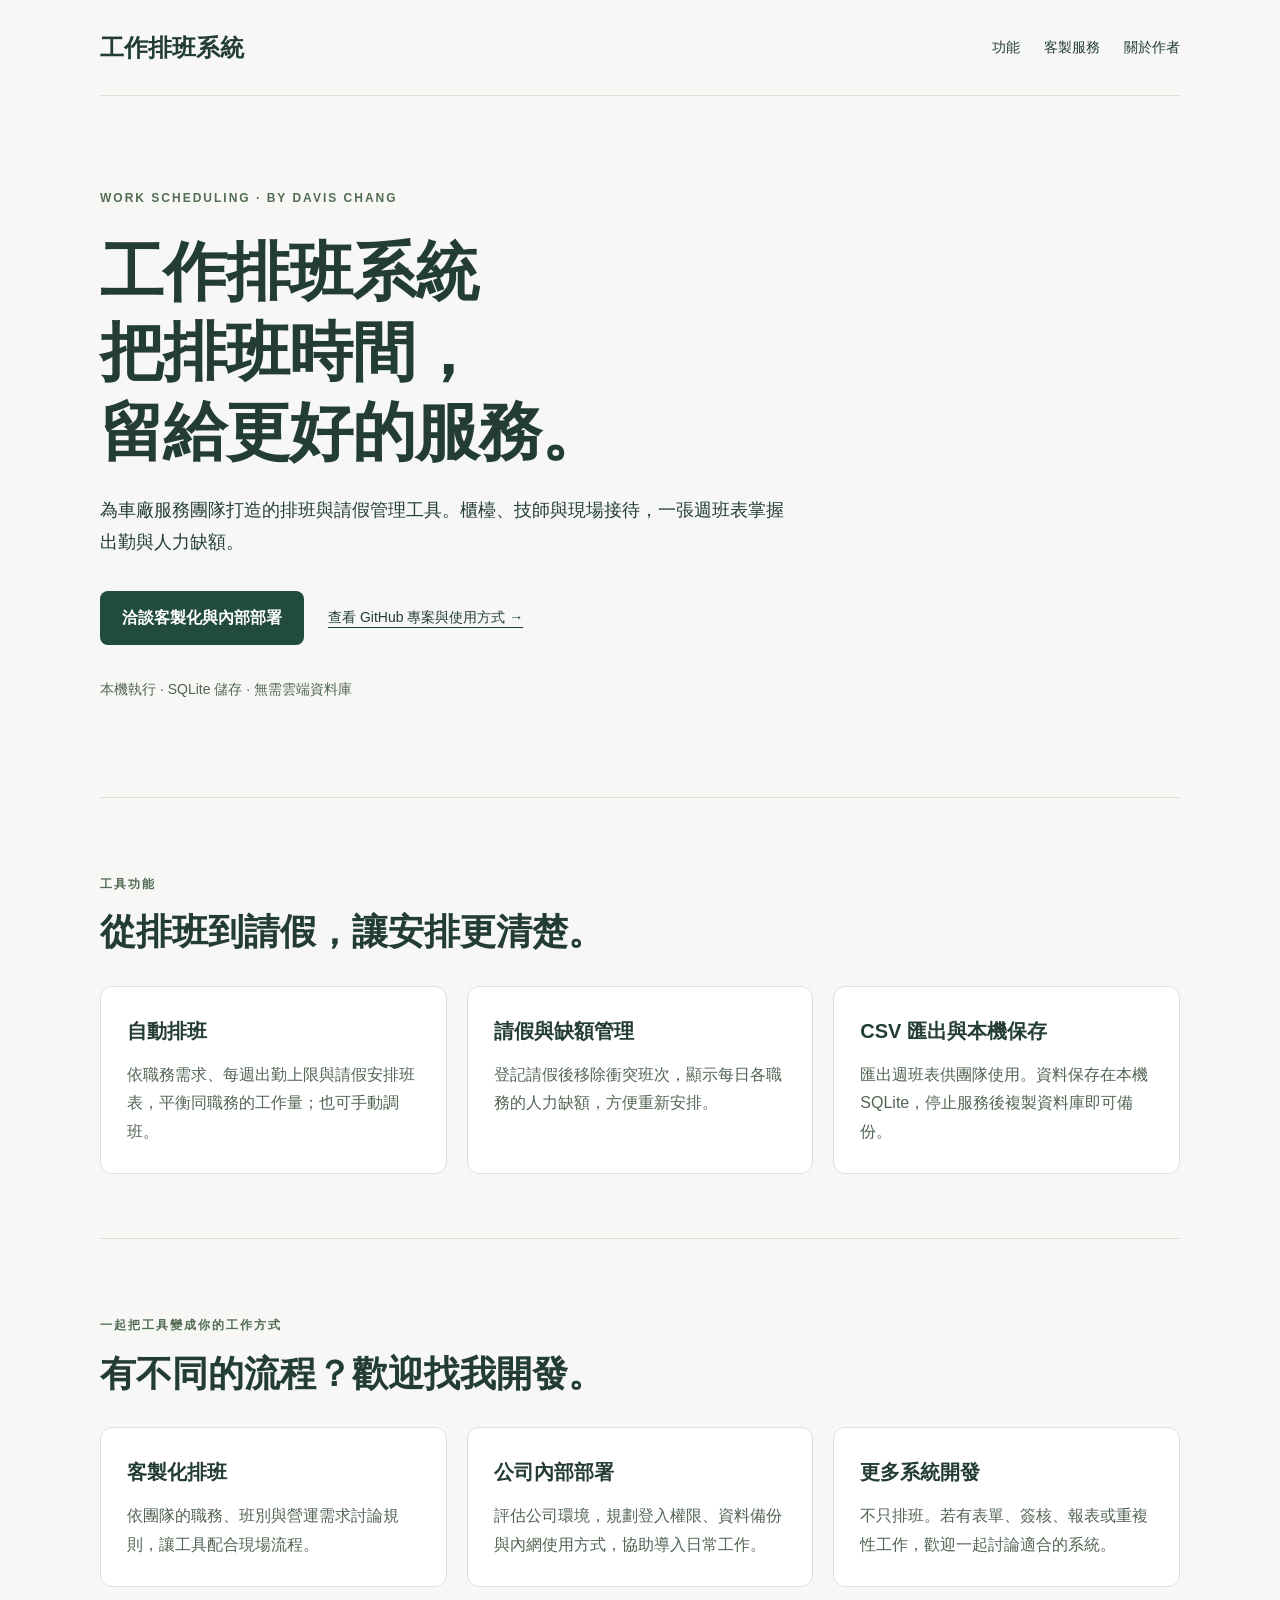
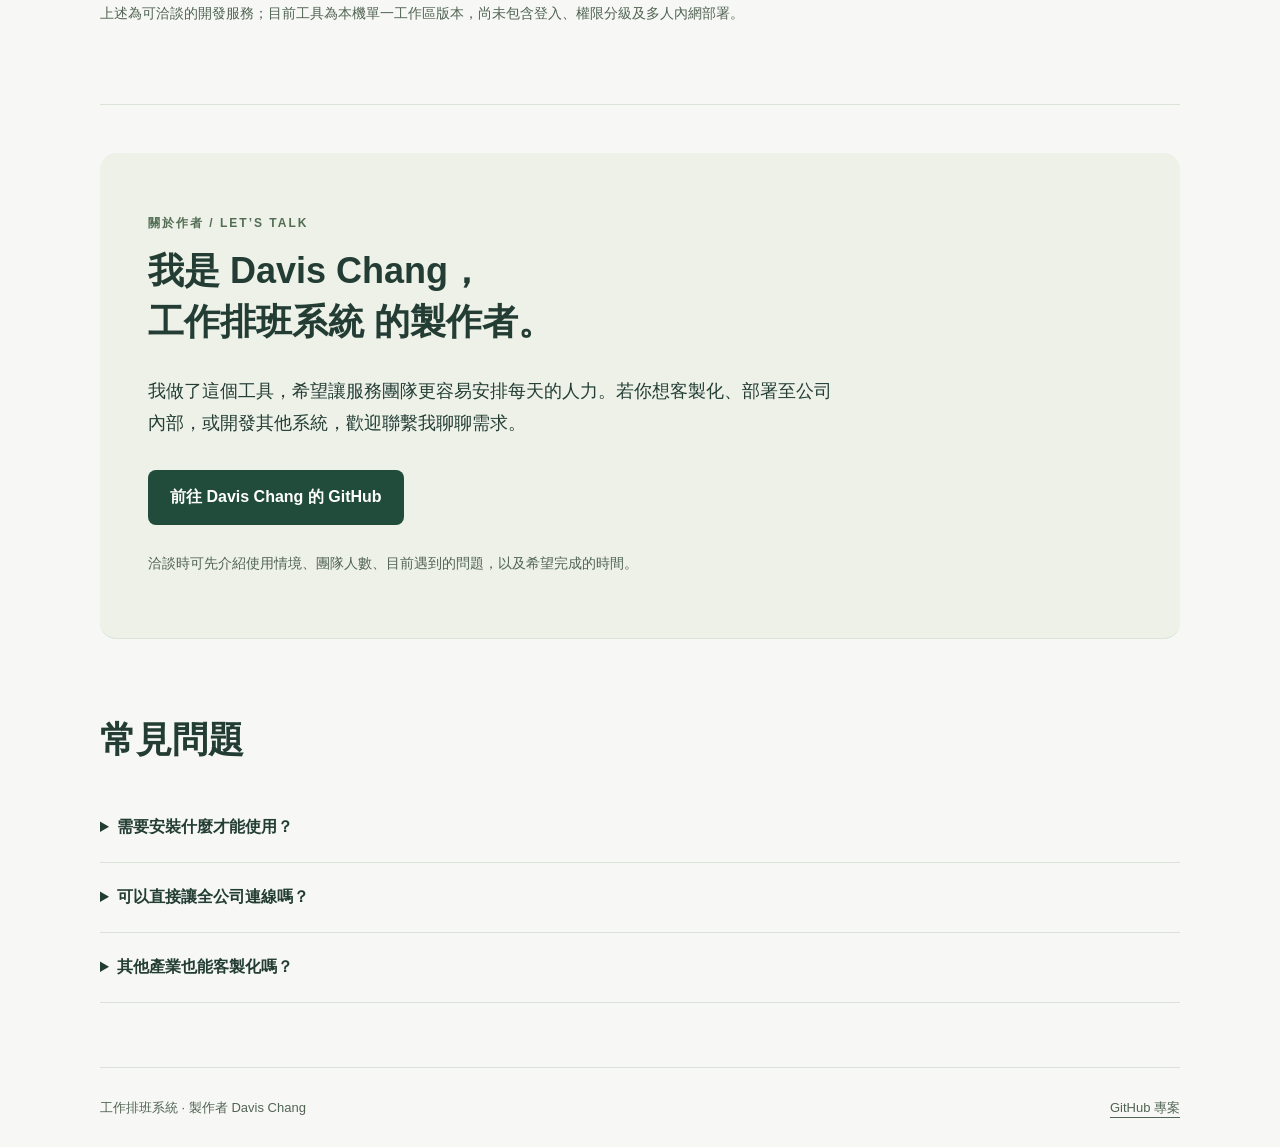
<file: docs/index.html>
<!doctype html>
<html lang="zh-Hant">
<head>
  <meta charset="utf-8">
  <meta name="viewport" content="width=device-width, initial-scale=1">
  <title>工作排班系統｜車廠排班與請假管理工具 — Davis Chang</title>
  <meta name="description" content="Davis Chang 製作的工作排班系統，協助車廠服務團隊自動排班、管理請假、查看人力缺額及匯出 CSV。歡迎洽談客製化、公司內部部署與其他系統開發。">
  <meta name="author" content="Davis Chang">
  <meta property="og:type" content="website">
  <meta property="og:locale" content="zh_TW">
  <meta property="og:site_name" content="工作排班系統">
  <meta property="og:title" content="工作排班系統｜Davis Chang 製作的車廠排班工具">
  <meta property="og:description" content="自動排班、請假管理、人力缺額與 CSV 匯出。歡迎洽談客製化、公司內部部署及更多系統開發。">
  <meta name="twitter:card" content="summary">
  <link rel="stylesheet" href="style.css">
</head>
<body>
  <header><a class="brand" href="./">工作排班系統</a><nav aria-label="主導覽"><a href="#features">功能</a><a href="#services">客製服務</a><a href="#author">關於作者</a></nav></header>
  <main itemscope itemtype="https://schema.org/SoftwareApplication">
    <section class="hero">
      <p class="eyebrow">WORK SCHEDULING · BY DAVIS CHANG</p>
      <h1><span itemprop="name">工作排班系統</span><br>把排班時間，<br>留給更好的服務。</h1>
      <p itemprop="description">為車廠服務團隊打造的排班與請假管理工具。櫃檯、技師與現場接待，一張週班表掌握出勤與人力缺額。</p>
      <div class="actions"><a class="button" href="#author">洽談客製化與內部部署</a><a class="text-link" href="https://github.com/DavisChang/workshop-shift">查看 GitHub 專案與使用方式 →</a></div>
      <p class="note">本機執行 · SQLite 儲存 · 無需雲端資料庫</p>
      <meta itemprop="applicationCategory" content="BusinessApplication">
      <meta itemprop="operatingSystem" content="Windows, macOS, Linux">
    </section>
    <section id="features"><p class="eyebrow">工具功能</p><h2>從排班到請假，讓安排更清楚。</h2><div class="grid">
      <article><h3>自動排班</h3><p>依職務需求、每週出勤上限與請假安排班表，平衡同職務的工作量；也可手動調班。</p></article>
      <article><h3>請假與缺額管理</h3><p>登記請假後移除衝突班次，顯示每日各職務的人力缺額，方便重新安排。</p></article>
      <article><h3>CSV 匯出與本機保存</h3><p>匯出週班表供團隊使用。資料保存在本機 SQLite，停止服務後複製資料庫即可備份。</p></article>
    </div></section>
    <section id="services"><p class="eyebrow">一起把工具變成你的工作方式</p><h2>有不同的流程？歡迎找我開發。</h2><div class="grid">
      <article><h3>客製化排班</h3><p>依團隊的職務、班別與營運需求討論規則，讓工具配合現場流程。</p></article>
      <article><h3>公司內部部署</h3><p>評估公司環境，規劃登入權限、資料備份與內網使用方式，協助導入日常工作。</p></article>
      <article><h3>更多系統開發</h3><p>不只排班。若有表單、簽核、報表或重複性工作，歡迎一起討論適合的系統。</p></article>
    </div><p class="note">上述為可洽談的開發服務；目前工具為本機單一工作區版本，尚未包含登入、權限分級及多人內網部署。</p></section>
    <section id="author" class="contact" itemprop="author" itemscope itemtype="https://schema.org/Person">
      <p class="eyebrow">關於作者 / LET’S TALK</p><h2>我是 <span itemprop="name">Davis Chang</span>，<br>工作排班系統 的製作者。</h2>
      <p>我做了這個工具，希望讓服務團隊更容易安排每天的人力。若你想客製化、部署至公司內部，或開發其他系統，歡迎聯繫我聊聊需求。</p>
      <a class="button" itemprop="url" href="https://github.com/DavisChang">前往 Davis Chang 的 GitHub</a>
      <p class="note">洽談時可先介紹使用情境、團隊人數、目前遇到的問題，以及希望完成的時間。</p>
    </section>
    <section class="faq"><h2>常見問題</h2>
      <details><summary>需要安裝什麼才能使用？</summary><p>需要 Python 3.9 以上與標準函式庫 SQLite。下載專案後使用啟動檔，在本機瀏覽器開啟；不需安裝 npm 或額外 Python 套件。完整步驟請見 GitHub README。</p></details>
      <details><summary>可以直接讓全公司連線嗎？</summary><p>目前版本僅供本機使用，沒有登入與權限分級。公司內部部署需要另行規劃存取控制、備份與運行環境，歡迎與我討論。</p></details>
      <details><summary>其他產業也能客製化嗎？</summary><p>歡迎提供你的班別、角色與作業流程，一起評估需要調整的功能與開發範圍。</p></details>
    </section>
  </main>
  <footer>工作排班系統 · 製作者 Davis Chang <a href="https://github.com/DavisChang/workshop-shift">GitHub 專案</a></footer>
</body>
</html>
</file>
<file: docs/style.css>
:root{font-family:-apple-system,BlinkMacSystemFont,"Noto Sans TC","PingFang TC",sans-serif;color:#233d35;background:#f7f8f5;line-height:1.8}*{box-sizing:border-box}body{margin:0}a{color:inherit;text-underline-offset:5px}a:focus-visible,summary:focus-visible{outline:3px solid #bf7537;outline-offset:5px}header,main,footer{width:min(1080px,calc(100% - 40px));margin:auto}header{display:flex;justify-content:space-between;align-items:center;padding:26px 0;border-bottom:1px solid #dbe2d8;gap:20px}.brand{font-size:24px;font-weight:800;text-decoration:none}nav{display:flex;gap:24px;font-size:14px}nav a{text-decoration:none}section{padding:64px 0;border-bottom:1px solid #dbe2d8;scroll-margin-top:20px}.hero{padding:80px 0}.eyebrow{font-size:12px;letter-spacing:2px;font-weight:600;color:#526d54}h1{font-size:clamp(36px,6vw,64px);line-height:1.25;letter-spacing:-1px;margin:22px 0}h2{font-size:clamp(25px,4vw,36px);line-height:1.4;margin:12px 0 28px}h3{font-size:20px;margin:0 0 12px}p{max-width:700px}.hero>p:not(.eyebrow):not(.note),.contact>p:not(.eyebrow):not(.note){font-size:18px}.actions{display:flex;align-items:center;gap:24px;flex-wrap:wrap;margin:32px 0}.button{display:inline-block;background:#214c3c;color:white;border-radius:8px;padding:13px 22px;text-decoration:none;font-weight:600}.button:hover{background:#17392d}.text-link{font-size:14px}.note{font-size:14px;color:#526454}.grid{display:grid;grid-template-columns:repeat(3,1fr);gap:20px}.grid article{padding:26px;background:white;border:1px solid #dbe2d8;border-radius:12px}.grid p{margin:0;color:#526454}.contact{background:#edf1e8;padding:48px;border-radius:16px;margin-top:48px}.contact .button{margin:12px 0}details{padding:20px 0;border-bottom:1px solid #dbe2d8}summary{cursor:pointer;font-weight:600}footer{display:flex;justify-content:space-between;gap:20px;padding:28px 0;font-size:13px;color:#526454}@media(max-width:680px){header{align-items:flex-start;flex-direction:column;gap:12px}nav{gap:20px}.hero{padding:44px 0}section{padding:40px 0}.grid{grid-template-columns:1fr}.contact{padding:28px 22px}.actions{gap:18px}footer{flex-direction:column;gap:8px}}@media(prefers-reduced-motion:no-preference){html{scroll-behavior:smooth}}
</file>
